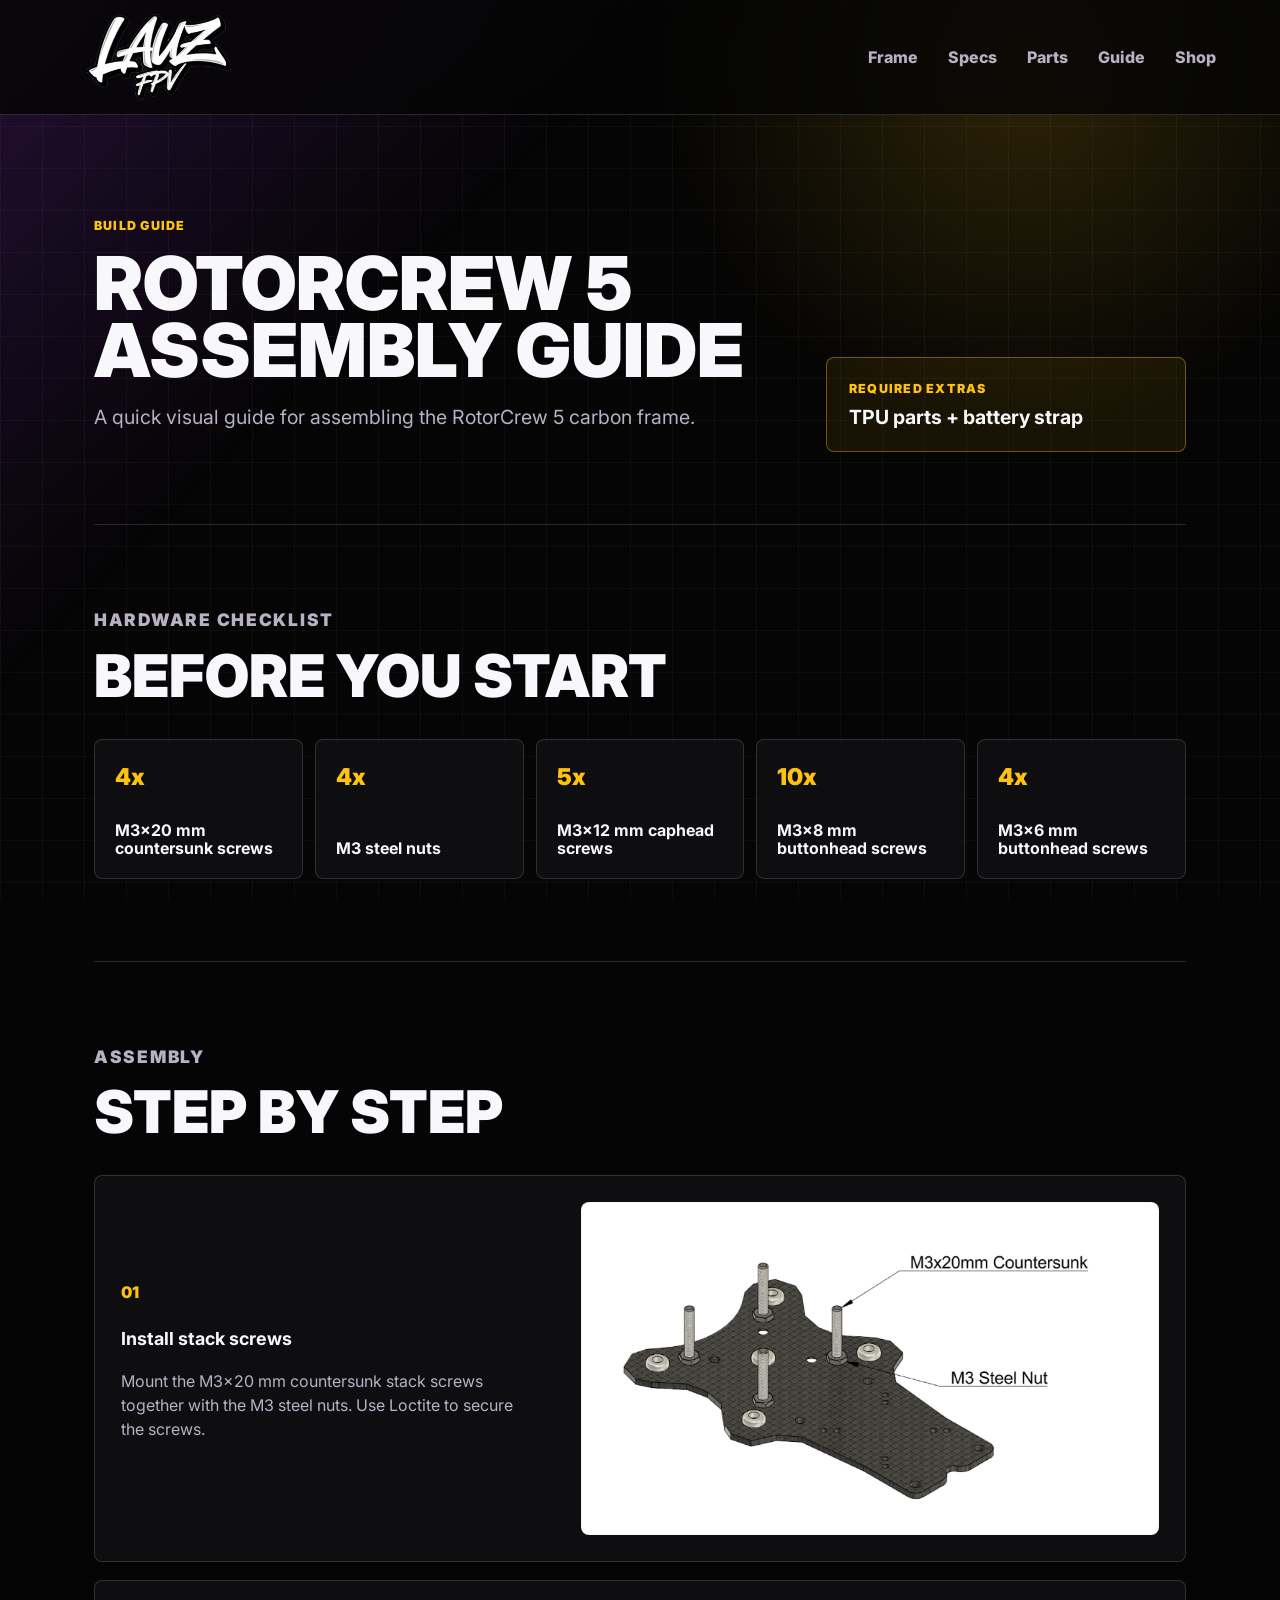
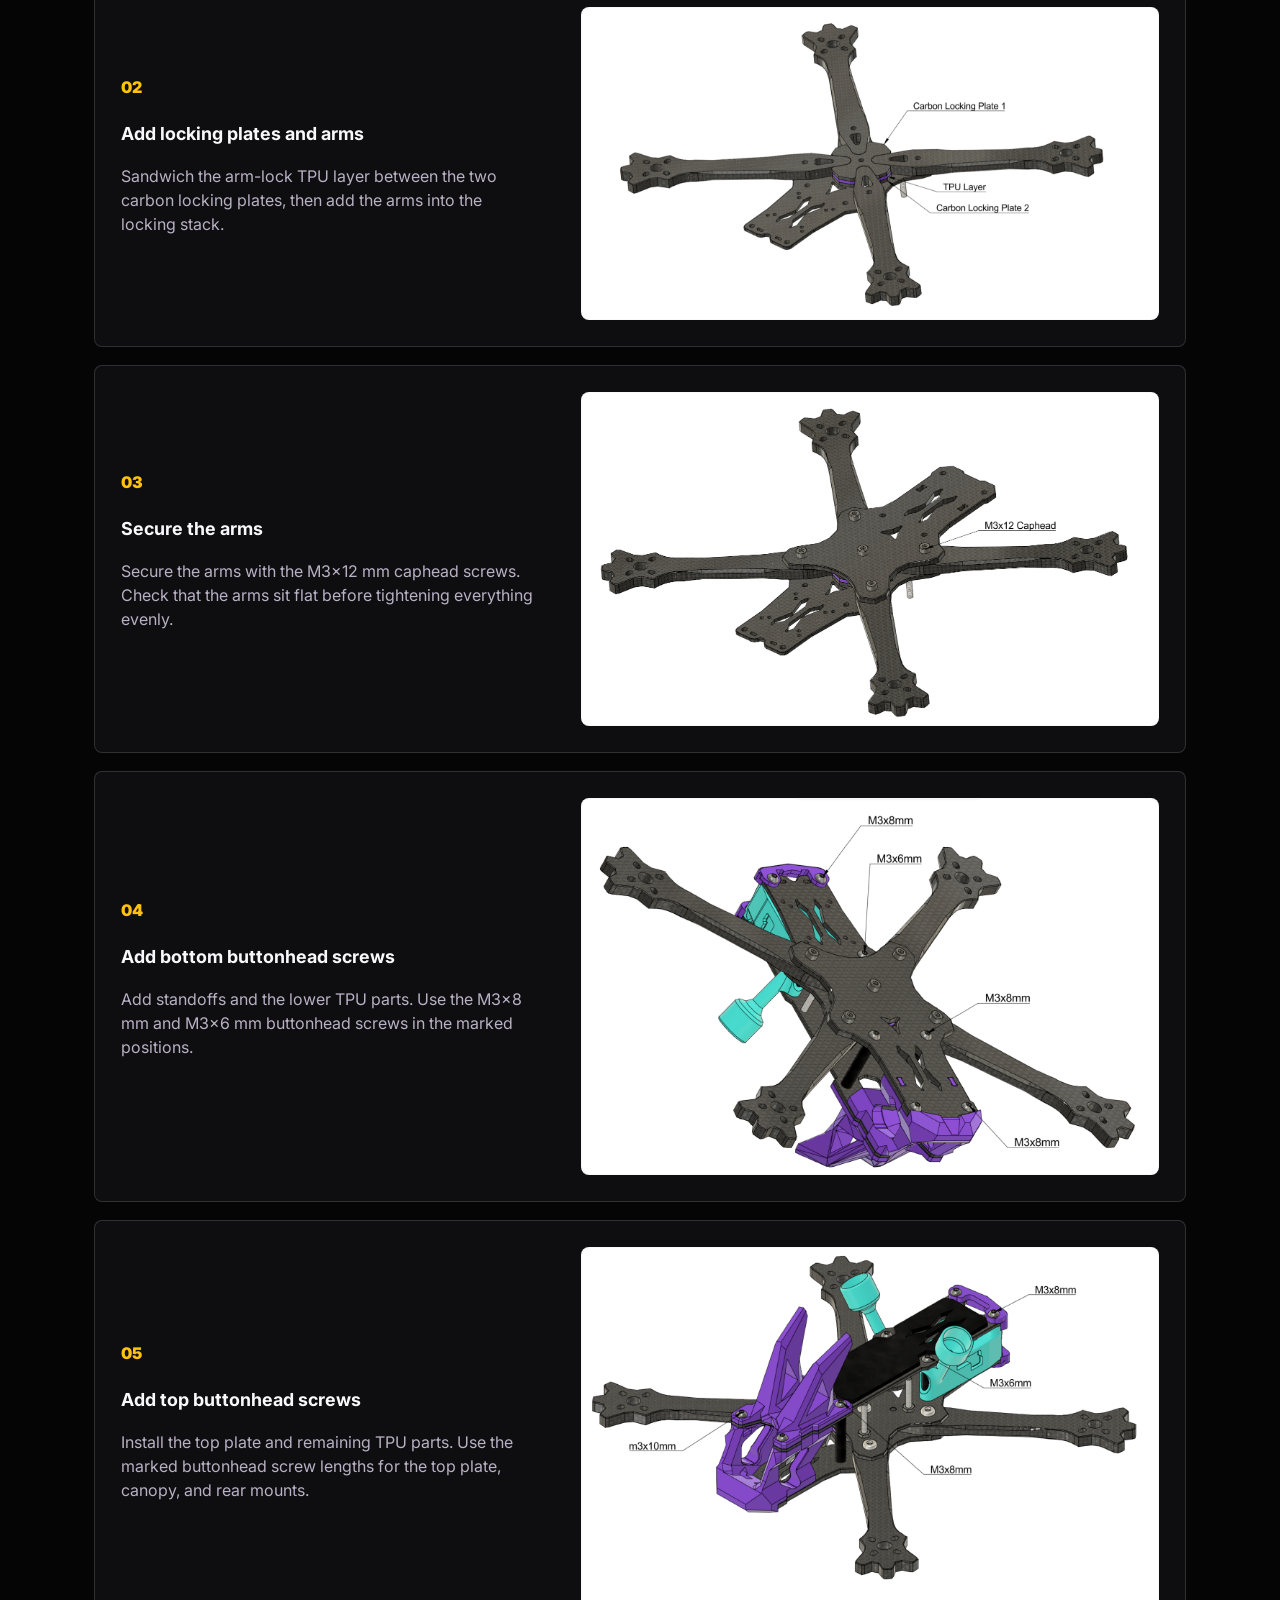
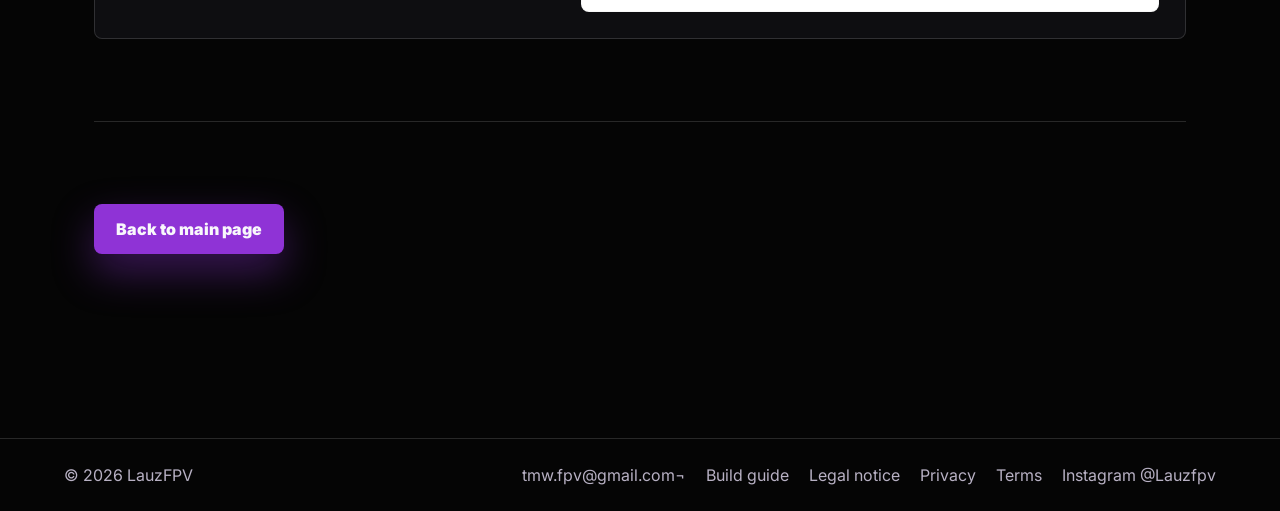
<file: build-guide.html>
<!doctype html>
<html lang="en">
<meta http-equiv="content-type" content="text/html;charset=utf-8" />
<head>
    <meta charset="utf-8">
    <meta name="viewport" content="width=device-width, initial-scale=1">
    <meta
      name="description"
      content="Step-by-step assembly guide for the LauzFPV RotorCrew 5 FPV freestyle frame, including hardware list and screw placement."
    >
    <title>Build Guide | LauzFPV RotorCrew 5</title>
    <link rel="canonical" href="build-guide.html">
    <meta property="og:type" content="article">
    <meta property="og:site_name" content="LauzFPV">
    <meta property="og:title" content="RotorCrew 5 Build Guide">
    <meta
      property="og:description"
      content="Step-by-step assembly guide for the LauzFPV RotorCrew 5 FPV freestyle frame."
    >
    <meta property="og:url" content="build-guide.html">
    <meta property="og:image" content="assets/social/opengraph-lauzfpv.png">
    <meta name="twitter:card" content="summary_large_image">
    <meta name="twitter:title" content="RotorCrew 5 Build Guide">
    <meta
      name="twitter:description"
      content="Step-by-step assembly guide for the LauzFPV RotorCrew 5 freestyle frame."
    >
    <meta name="twitter:image" content="assets/social/opengraph-lauzfpv.png">
    <link rel="icon" type="image/png" href="assets/favicon.png">
    <link rel="icon" type="image/png" sizes="32x32" href="assets/favicons/favicon-32.png">
    <link rel="icon" type="image/png" sizes="512x512" href="assets/favicons/favicon-512.png">
    <link rel="apple-touch-icon" sizes="180x180" href="assets/favicons/apple-touch-icon.png">
    <link rel="preconnect" href="https://fonts.googleapis.com/">
    <link rel="preconnect" href="https://fonts.gstatic.com/" crossorigin>
    <link
      href="https://fonts.googleapis.com/css2?family=Inter:wght@400;600;700;800;900&amp;display=swap"
      rel="stylesheet"
    >
    <link rel="stylesheet" href="styles7bae.css?v=20260806-credit">
    <script type="application/ld+json">
      {
        "@context": "https://schema.org",
        "@type": "Article",
        "headline": "RotorCrew 5 Assembly Guide",
        "description": "Step-by-step assembly guide for the LauzFPV RotorCrew 5 FPV freestyle frame.",
        "image": "assets/build-guide/step-5-top-buttonhead.png",
        "author": {
          "@type": "Person",
          "name": "Lorent DEN"
        },
        "publisher": {
          "@type": "Organization",
          "name": "LauzFPV",
          "logo": {
            "@type": "ImageObject",
            "url": "assets/brand/wordmark-transparent.png"
          }
        },
        "mainEntityOfPage": "build-guide.html"
      }
    </script>
  </head>
  <body>
    <header class="site-header">
      <a class="brand" href="index.html" aria-label="LauzFPV home">
        <img src="assets/brand/wordmark-transparent.png" alt="LauzFPV">
      </a>
      <nav class="nav" aria-label="Main navigation">
        <a href="index.html#frame">Frame</a>
        <a href="index.html#specs">Specs</a>
        <a href="index.html#parts">Parts</a>
        <a href="build-guide.html">Guide</a>
        <a href="index.html#checkout">Shop</a>
      </nav>
    </header>

    <main>
      <section class="guide-page">
        <div class="guide-hero">
          <div>
            <p class="eyebrow">Build guide</p>
            <h1>RotorCrew 5 assembly guide</h1>
            <p>
              A quick visual guide for assembling the RotorCrew 5 carbon frame.
            </p>
          </div>
          <div class="guide-callout">
            <span>Required extras</span>
            <strong>TPU parts + battery strap</strong>
          </div>
        </div>

        <section class="guide-section">
          <div class="section-heading">
            <p class="eyebrow">Hardware checklist</p>
            <h2>Before you start</h2>
          </div>
          <div class="hardware-grid">
            <div>
              <span>4x</span>
              <strong>M3x20 mm countersunk screws</strong>
            </div>
            <div>
              <span>4x</span>
              <strong>M3 steel nuts</strong>
            </div>
            <div>
              <span>5x</span>
              <strong>M3x12 mm caphead screws</strong>
            </div>
            <div>
              <span>10x</span>
              <strong>M3x8 mm buttonhead screws</strong>
            </div>
            <div>
              <span>4x</span>
              <strong>M3x6 mm buttonhead screws</strong>
            </div>
          </div>
        </section>

        <section class="guide-section">
          <div class="section-heading">
            <p class="eyebrow">Assembly</p>
            <h2>Step by step</h2>
          </div>
          <div class="guide-steps">
            <article class="build-step">
              <div class="step-copy">
                <span>01</span>
                <h3>Install stack screws</h3>
                <p>
                  Mount the M3x20 mm countersunk stack screws together with the
                  M3 steel nuts. Use Loctite to secure the screws.
                </p>
              </div>
              <img
                src="assets/build-guide/step-1-install-stack-screws.png"
                alt="Step 1: M3x20 countersunk stack screws and M3 steel nuts installed in the RotorCrew 5 bottom plate"
              >
            </article>

            <article class="build-step">
              <div class="step-copy">
                <span>02</span>
                <h3>Add locking plates and arms</h3>
                <p>
                  Sandwich the arm-lock TPU layer between the two carbon locking
                  plates, then add the arms into the locking stack.
                </p>
              </div>
              <img
                src="assets/build-guide/step-2-locking-plates-tpu-arms.png"
                alt="Step 2: Arms installed with carbon locking plates and TPU layer"
              >
            </article>

            <article class="build-step">
              <div class="step-copy">
                <span>03</span>
                <h3>Secure the arms</h3>
                <p>
                  Secure the arms with the M3x12 mm caphead screws. Check that
                  the arms sit flat before tightening everything evenly.
                </p>
              </div>
              <img
                src="assets/build-guide/step-3-m3x12-caphead.png"
                alt="Step 3: M3x12 caphead screws securing the RotorCrew 5 arms"
              >
            </article>

            <article class="build-step">
              <div class="step-copy">
                <span>04</span>
                <h3>Add bottom buttonhead screws</h3>
                <p>
                  Add standoffs and the lower TPU parts. Use the M3x8 mm and
                  M3x6 mm buttonhead screws in the marked positions.
                </p>
              </div>
              <img
                src="assets/build-guide/step-4-bottom-buttonhead.png"
                alt="Step 4: Bottom-side M3x8 and M3x6 buttonhead screw positions"
              >
            </article>

            <article class="build-step">
              <div class="step-copy">
                <span>05</span>
                <h3>Add top buttonhead screws</h3>
                <p>
                  Install the top plate and remaining TPU parts. Use the marked
                  buttonhead screw lengths for the top plate, canopy, and rear
                  mounts.
                </p>
              </div>
              <img
                src="assets/build-guide/step-5-top-buttonhead.png"
                alt="Step 5: Final RotorCrew 5 top plate, canopy, and rear TPU screw positions"
              >
            </article>
          </div>
        </section>

        <section class="guide-section guide-warning">
          <a class="button primary" href="index.html">Back to main page</a>
        </section>
      </section>
    </main>

    <footer class="site-footer">
      <span>&copy; 2026 LauzFPV</span>
      <div class="footer-links">
        <a href="cdn-cgi/l/email-protection.html#285c455f064e585e684f45494144064b47456"><span class="__cf_email__" data-cfemail="add9c0da83cbdddbedcac0ccc4c183cec2c01">[email&#160;protected]</span></a>
        <a href="build-guide.html">Build guide</a>
        <a href="impressum.html">Legal notice</a>
        <a href="privacy.html">Privacy</a>
        <a href="terms.html">Terms</a>
        <a href="https://www.instagram.com/Lauzfpv" rel="noopener">Instagram @Lauzfpv</a>
      </div>
    </footer>
  <script data-cfasync="false" src="cdn-cgi/scripts/5c5dd728/cloudflare-static/email-decode.min.js"></script></body>
</html>
</file>
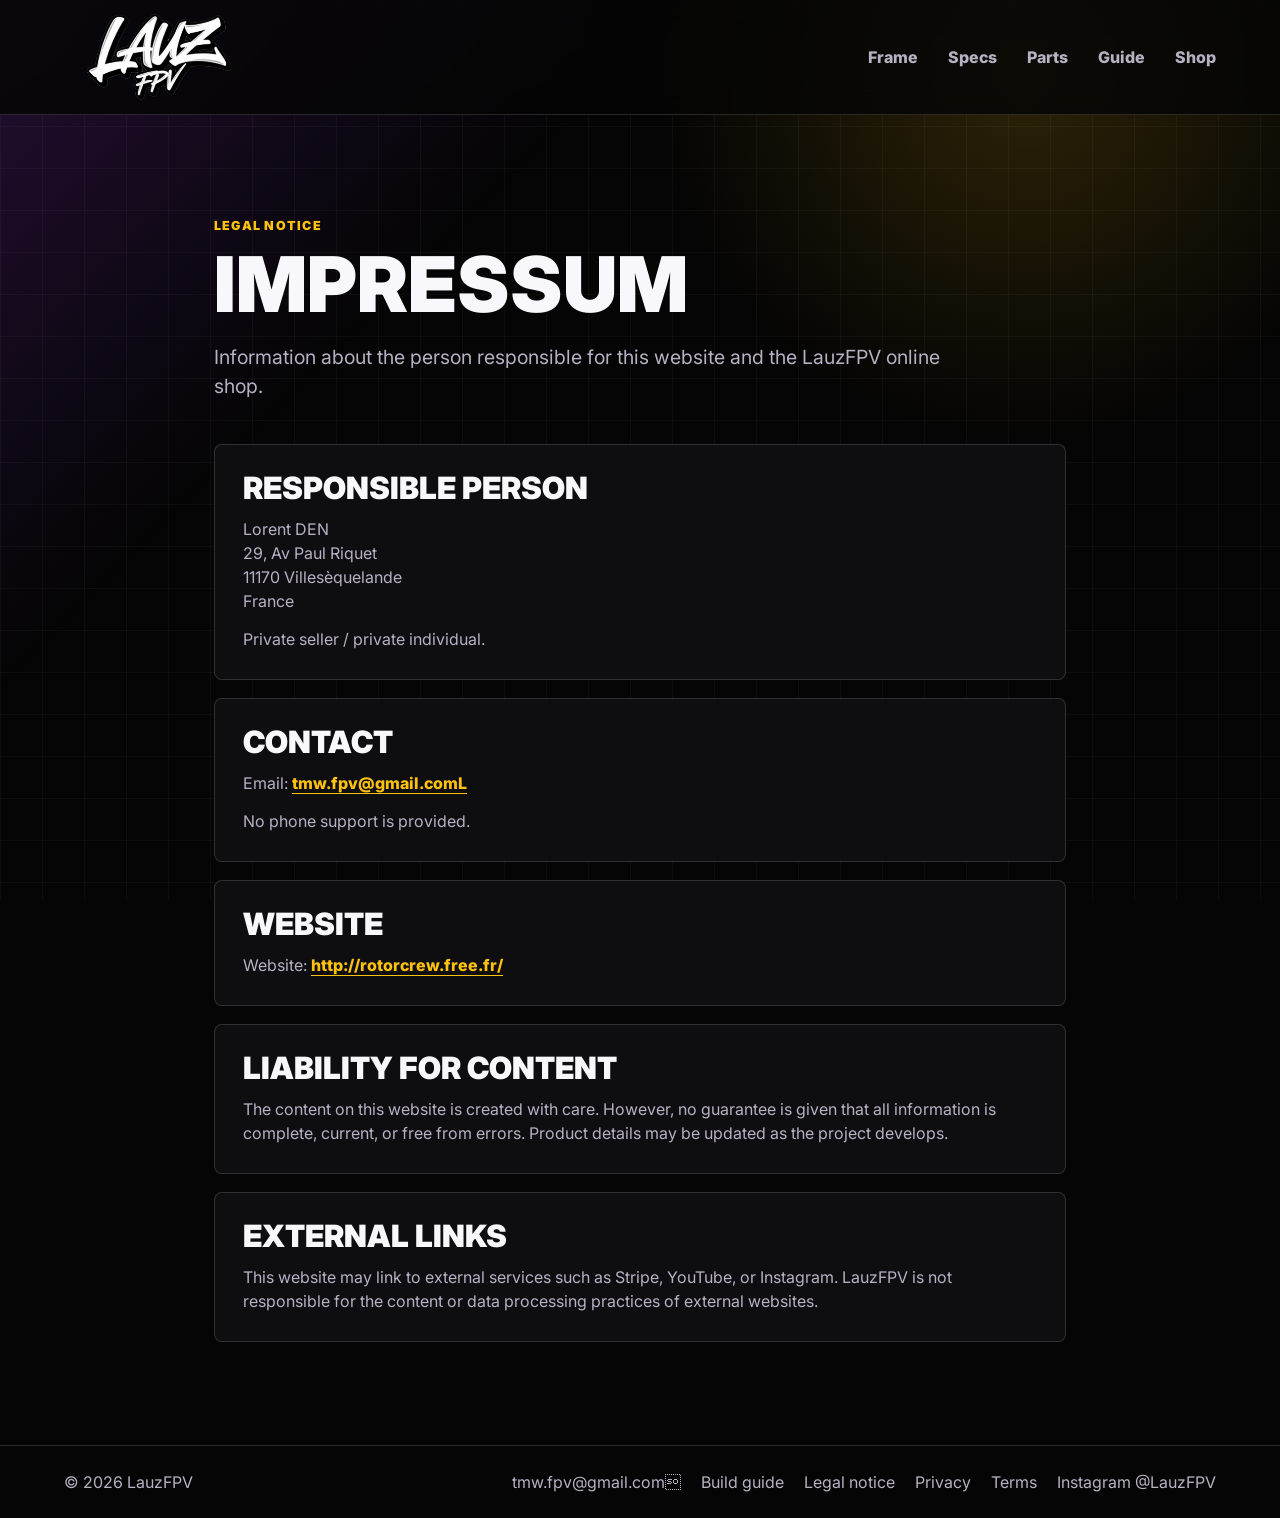
<file: impressum.html>
<!doctype html>
<html lang="en">
<meta http-equiv="content-type" content="text/html;charset=utf-8" />
<head>
    <meta charset="utf-8">
    <meta name="viewport" content="width=device-width, initial-scale=1">
    <meta
      name="description"
      content="Legal notice and contact information for LauzFPV."
    >
    <title>Legal Notice | LauzFPV</title>
    <link rel="canonical" href="impressum.html">
    <link rel="icon" type="image/png" href="assets/favicon.png">
    <link rel="icon" type="image/png" sizes="32x32" href="assets/favicons/favicon-32.png">
    <link rel="icon" type="image/png" sizes="512x512" href="assets/favicons/favicon-512.png">
    <link rel="apple-touch-icon" sizes="180x180" href="assets/favicons/apple-touch-icon.png">
    <link rel="preconnect" href="https://fonts.googleapis.com/">
    <link rel="preconnect" href="https://fonts.gstatic.com/" crossorigin>
    <link
      href="https://fonts.googleapis.com/css2?family=Inter:wght@400;600;700;800;900&amp;display=swap"
      rel="stylesheet"
    >
    <link rel="stylesheet" href="styles7bae.css?v=20260806-credit">
  </head>
  <body>
    <header class="site-header">
      <a class="brand" href="index.html" aria-label="LauzFPV home">
        <img src="assets/brand/wordmark-transparent.png" alt="LauzFPV">
      </a>
      <nav class="nav" aria-label="Main navigation">
        <a href="index.html#frame">Frame</a>
        <a href="index.html#specs">Specs</a>
        <a href="index.html#parts">Parts</a>
        <a href="build-guide.html">Guide</a>
        <a href="index.html#checkout">Shop</a>
      </nav>
    </header>

    <main>
      <section class="legal-page">
        <p class="eyebrow">Legal notice</p>
        <h1>Impressum</h1>
        <p class="legal-intro">
          Information about the person responsible for this website and the
          LauzFPV online shop.
        </p>

        <div class="legal-content">
          <section>
            <h2>Responsible person</h2>
            <p>
              Lorent DEN<br>
              29, Av Paul Riquet<br>
              11170 Villesèquelande<br>
              France
            </p>
            <p>Private seller / private individual.</p>
          </section>

          <section>
            <h2>Contact</h2>
            <p>
              Email:
              <a href="cdn-cgi/l/email-protection.html#6e1a031940081e182e09030f0702400d01034"><span class="__cf_email__" data-cfemail="4f3b223861293f390f28222e2623612c20223">[email&#160;protected]</span></a>
            </p>
            <p>No phone support is provided.</p>
          </section>

          <section>
            <h2>Website</h2>
            <p>
              Website:
              <a href="index.html">http://rotorcrew.free.fr/</a>
            </p>
          </section>

          <section>
            <h2>Liability for content</h2>
            <p>
              The content on this website is created with care. However, no
              guarantee is given that all information is complete, current, or
              free from errors. Product details may be updated as the project
              develops.
            </p>
          </section>

          <section>
            <h2>External links</h2>
            <p>
              This website may link to external services such as Stripe,
              YouTube, or Instagram. LauzFPV is not responsible for the content
              or data processing practices of external websites.
            </p>
          </section>
        </div>
      </section>
    </main>

    <footer class="site-footer">
      <span>&copy; 2026 LauzFPV</span>
      <div class="footer-links">
        <a href="cdn-cgi/l/email-protection.html#63170e144d05131523040e020a0f4d000c0ef"><span class="__cf_email__" data-cfemail="087c657f266e787e486f65696164266b67656">[email&#160;protected]</span></a>
        <a href="build-guide.html">Build guide</a>
        <a href="impressum.html">Legal notice</a>
        <a href="privacy.html">Privacy</a>
        <a href="terms.html">Terms</a>
        <a href="https://www.instagram.com/LauzFPV" rel="noopener">Instagram @LauzFPV</a>
      </div>
    </footer>
  <script data-cfasync="false" src="cdn-cgi/scripts/5c5dd728/cloudflare-static/email-decode.min.js"></script></body>
</html>
</file>
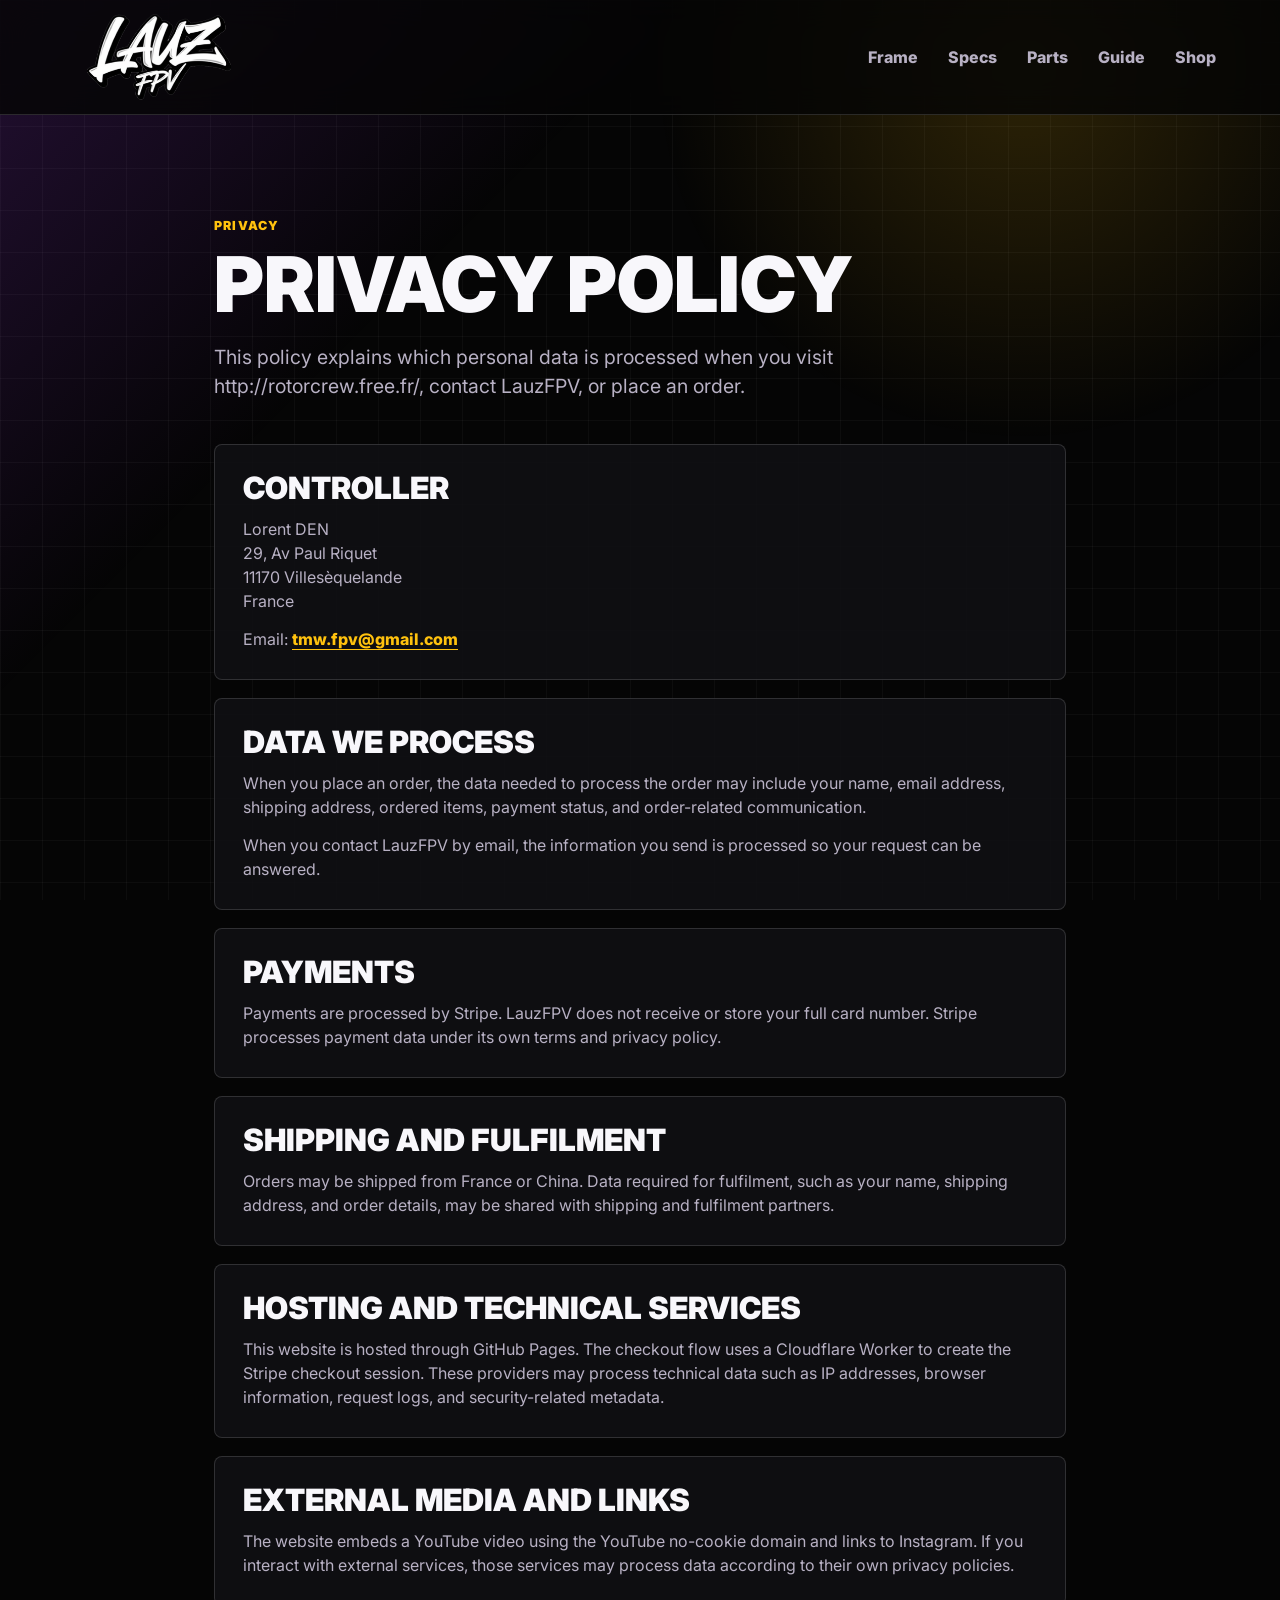
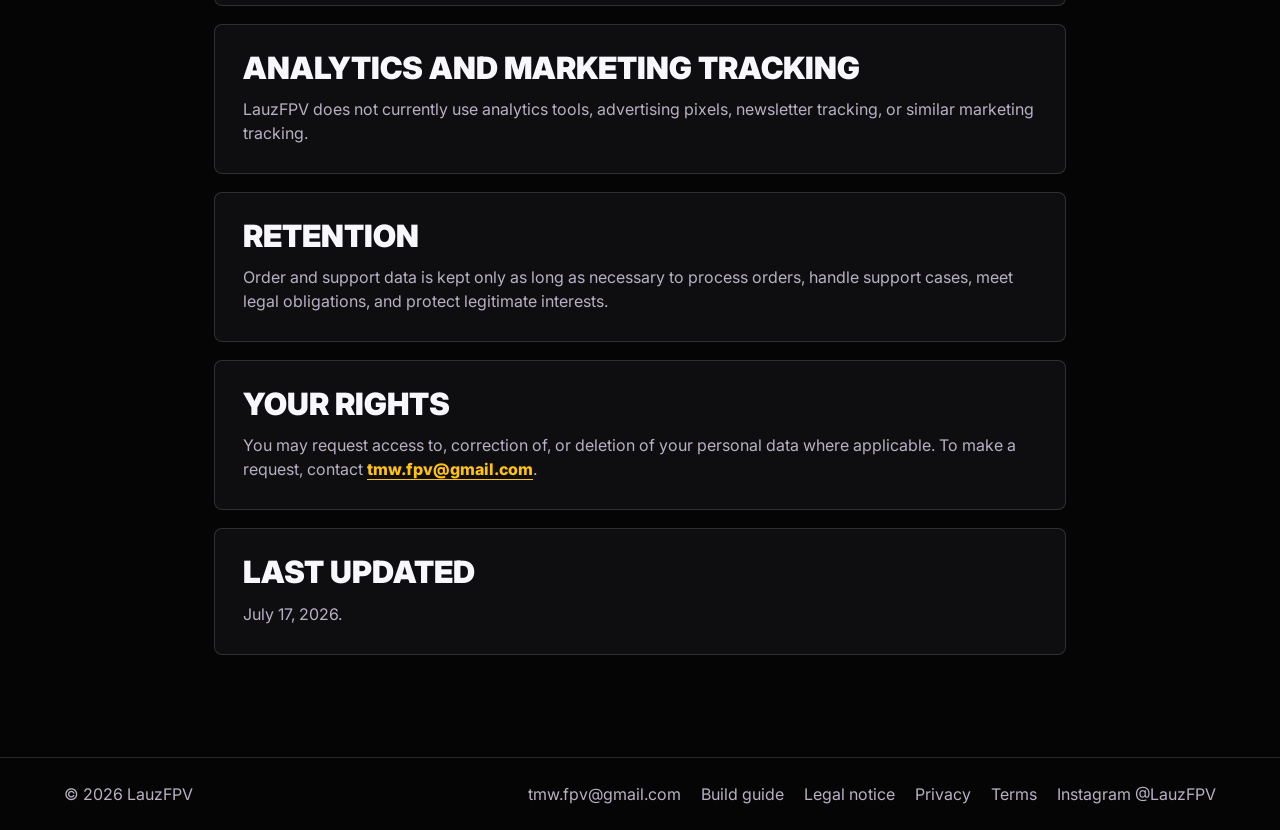
<file: privacy.html>
<!doctype html>
<html lang="en">
<meta http-equiv="content-type" content="text/html;charset=utf-8" />
<head>
    <meta charset="utf-8">
    <meta name="viewport" content="width=device-width, initial-scale=1">
    <meta
      name="description"
      content="Privacy policy for the LauzFPV website and online shop."
    >
    <title>Privacy Policy | LauzFPV</title>
    <link rel="canonical" href="privacy.html">
    <link rel="icon" type="image/png" href="assets/favicon.png">
    <link rel="icon" type="image/png" sizes="32x32" href="assets/favicons/favicon-32.png">
    <link rel="icon" type="image/png" sizes="512x512" href="assets/favicons/favicon-512.png">
    <link rel="apple-touch-icon" sizes="180x180" href="assets/favicons/apple-touch-icon.png">
    <link rel="preconnect" href="https://fonts.googleapis.com/">
    <link rel="preconnect" href="https://fonts.gstatic.com/" crossorigin>
    <link
      href="https://fonts.googleapis.com/css2?family=Inter:wght@400;600;700;800;900&amp;display=swap"
      rel="stylesheet"
    >
    <link rel="stylesheet" href="styles7bae.css?v=20260806-credit">
  </head>
  <body>
    <header class="site-header">
      <a class="brand" href="index.html" aria-label="LauzFPV home">
        <img src="assets/brand/wordmark-transparent.png" alt="Yeetlab">
      </a>
      <nav class="nav" aria-label="Main navigation">
        <a href="index.html#frame">Frame</a>
        <a href="index.html#specs">Specs</a>
        <a href="index.html#parts">Parts</a>
        <a href="build-guide.html">Guide</a>
        <a href="index.html#checkout">Shop</a>
      </nav>
    </header>

    <main>
      <section class="legal-page">
        <p class="eyebrow">Privacy</p>
        <h1>Privacy policy</h1>
        <p class="legal-intro">
          This policy explains which personal data is processed when you visit
          http://rotorcrew.free.fr/, contact LauzFPV, or place an order.
        </p>

        <div class="legal-content">
          <section>
            <h2>Controller</h2>
            <p>
              Lorent DEN<br>
              29, Av Paul Riquet<br>
              11170 Villesèquelande<br>
              France
            </p>
            <p>
              Email:
              <a href="cdn-cgi/l/email-protection.html#dbafb6acf5bdabad9bbcb6bab2b7f5b8b4b6"><span class="__cf_email__" data-cfemail="51253c267f37212711363c30383d7f323e3c">[email&#160;protected]</span></a>
            </p>
          </section>

          <section>
            <h2>Data we process</h2>
            <p>
              When you place an order, the data needed to process the order may
              include your name, email address, shipping address, ordered items,
              payment status, and order-related communication.
            </p>
            <p>
              When you contact LauzFPV by email, the information you send is
              processed so your request can be answered.
            </p>
          </section>

          <section>
            <h2>Payments</h2>
            <p>
              Payments are processed by Stripe. LauzFPV does not receive or
              store your full card number. Stripe processes payment data under
              its own terms and privacy policy.
            </p>
          </section>

          <section>
            <h2>Shipping and fulfilment</h2>
            <p>
              Orders may be shipped from France or China. Data required for
              fulfilment, such as your name, shipping address, and order
              details, may be shared with shipping and fulfilment partners.
            </p>
          </section>

          <section>
            <h2>Hosting and technical services</h2>
            <p>
              This website is hosted through GitHub Pages. The checkout flow
              uses a Cloudflare Worker to create the Stripe checkout session.
              These providers may process technical data such as IP addresses,
              browser information, request logs, and security-related metadata.
            </p>
          </section>

          <section>
            <h2>External media and links</h2>
            <p>
              The website embeds a YouTube video using the YouTube no-cookie
              domain and links to Instagram. If you interact with external
              services, those services may process data according to their own
              privacy policies.
            </p>
          </section>

          <section>
            <h2>Analytics and marketing tracking</h2>
            <p>
              LauzFPV does not currently use analytics tools, advertising
              pixels, newsletter tracking, or similar marketing tracking.
            </p>
          </section>

          <section>
            <h2>Retention</h2>
            <p>
              Order and support data is kept only as long as necessary to
              process orders, handle support cases, meet legal obligations, and
              protect legitimate interests.
            </p>
          </section>

          <section>
            <h2>Your rights</h2>
            <p>
              You may request access to, correction of, or deletion of your
              personal data where applicable. To make a request, contact
              <a href="cdn-cgi/l/email-protection.html#36425b411850464076515b575f5a1855595b"><span class="__cf_email__" data-cfemail="b9cdd4ce97dfc9cff9ded4d8d0d597dad6d4">[email&#160;protected]</span></a>.
            </p>
          </section>

          <section>
            <h2>Last updated</h2>
            <p>July 17, 2026.</p>
          </section>
        </div>
      </section>
    </main>

    <footer class="site-footer">
      <span>&copy; 2026 LauzFPV</span>
      <div class="footer-links">
        <a href="cdn-cgi/l/email-protection.html#d4a0b9a3fab2a4a294b3b9b5bdb8fab7bbb9"><span class="__cf_email__" data-cfemail="4d39203a632b3d3b0d2a202c2421632e2220">[email&#160;protected]</span></a>
        <a href="build-guide.html">Build guide</a>
        <a href="impressum.html">Legal notice</a>
        <a href="privacy.html">Privacy</a>
        <a href="terms.html">Terms</a>
        <a href="https://www.instagram.com/LauzFPV" rel="noopener">Instagram @LauzFPV</a>
      </div>
    </footer>
  <script data-cfasync="false" src="cdn-cgi/scripts/5c5dd728/cloudflare-static/email-decode.min.js"></script></body>
</html>
</file>
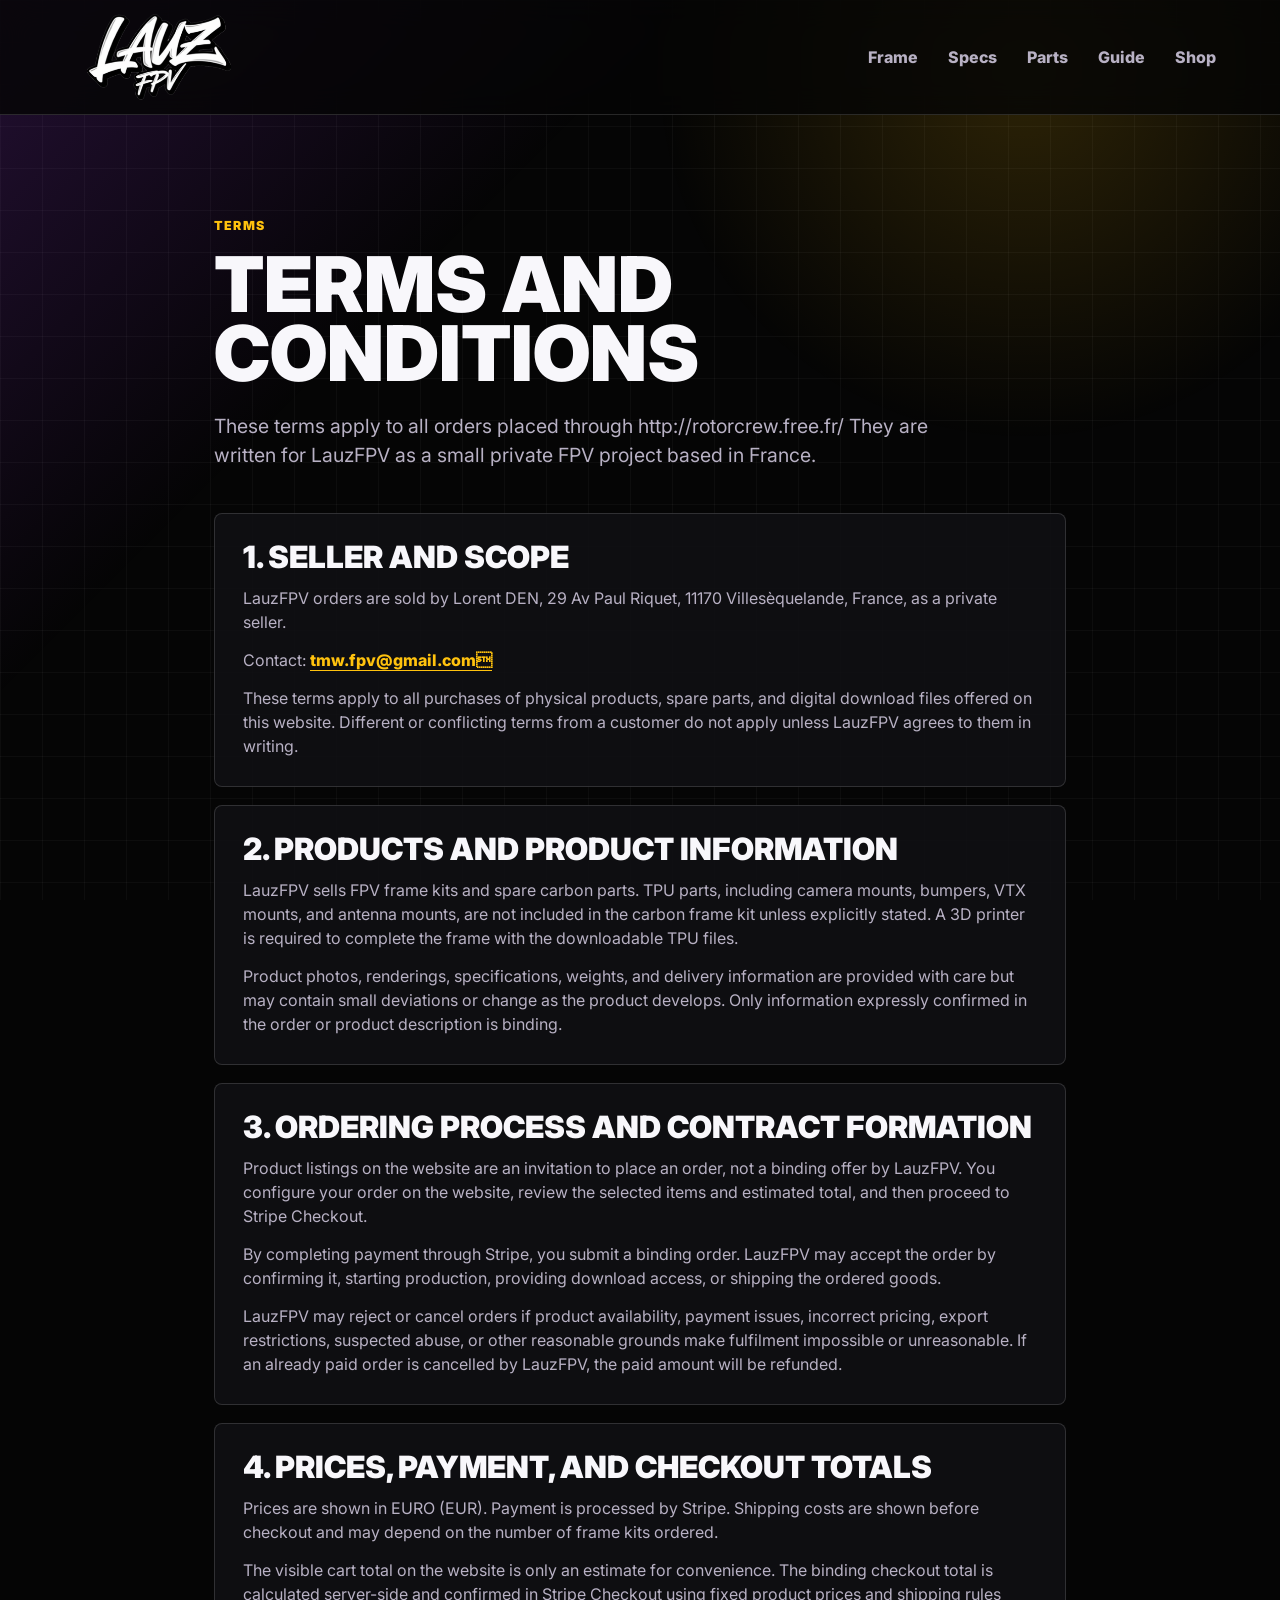
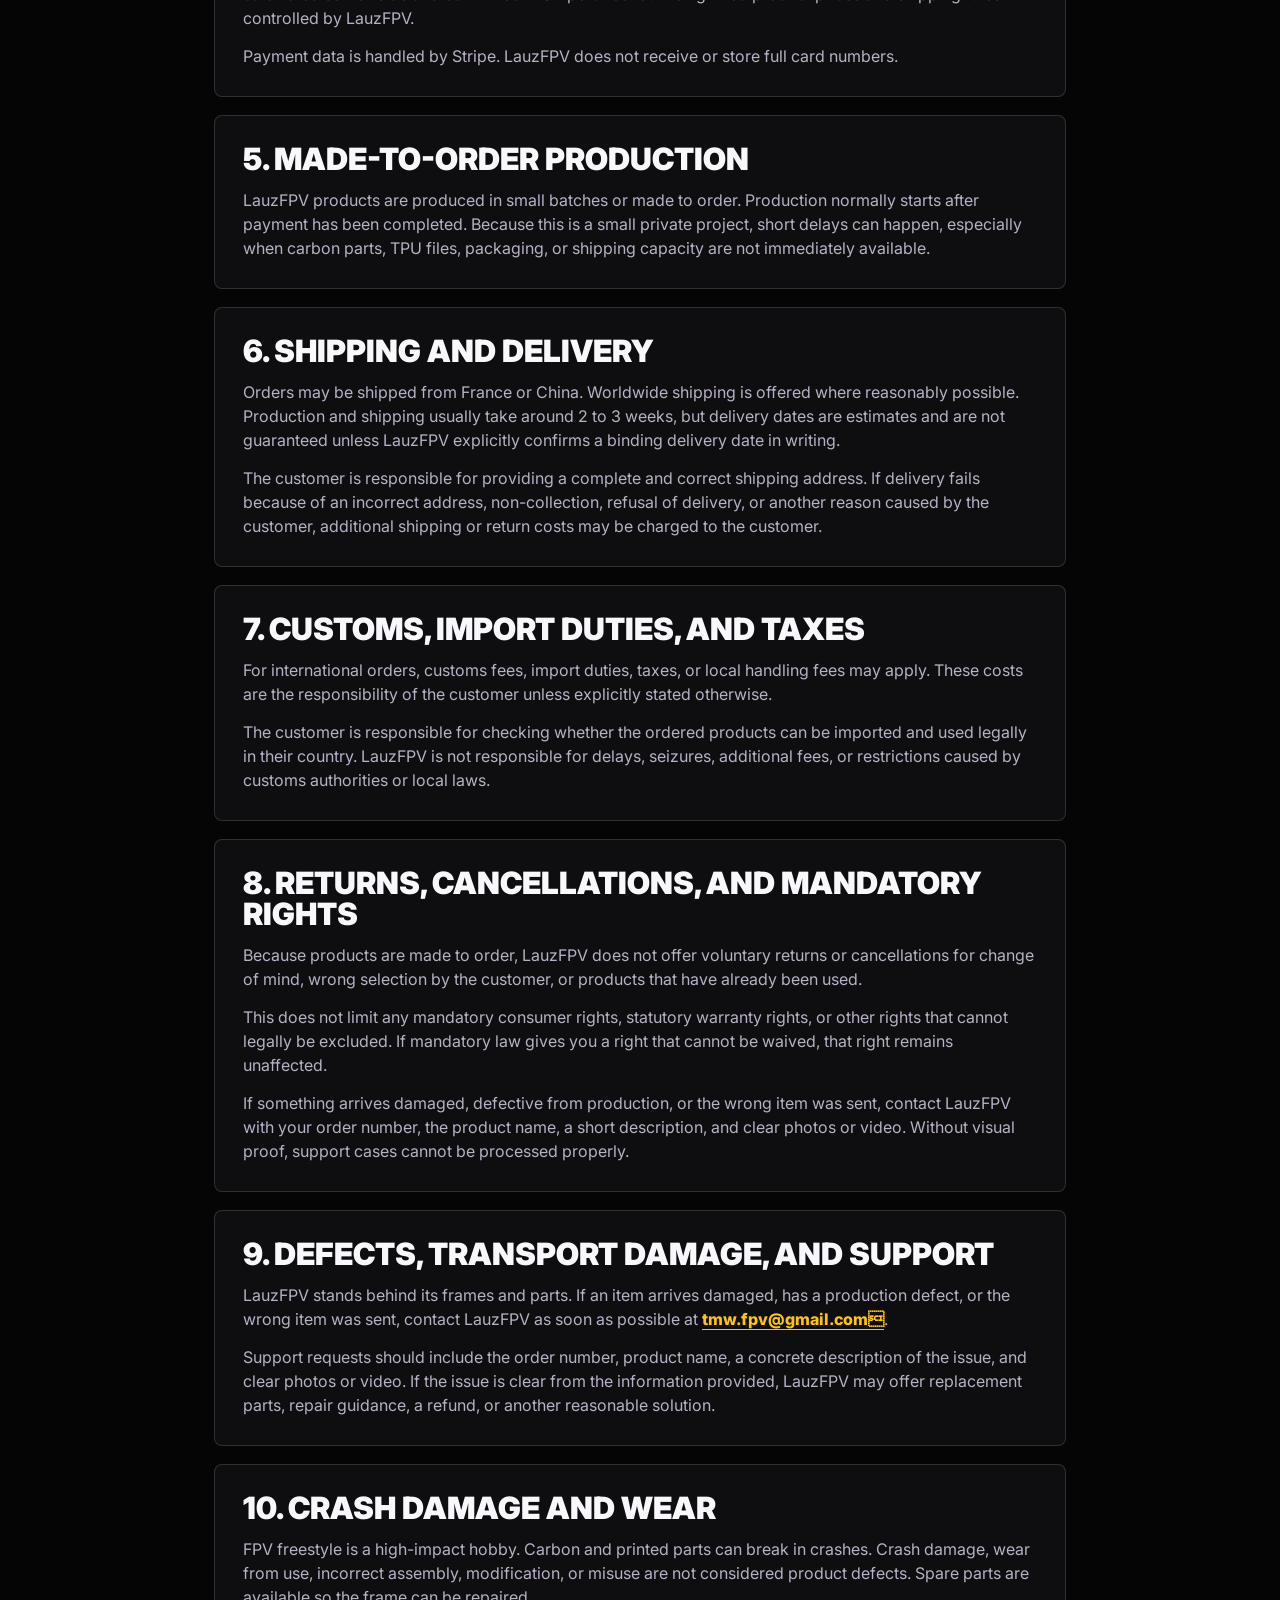
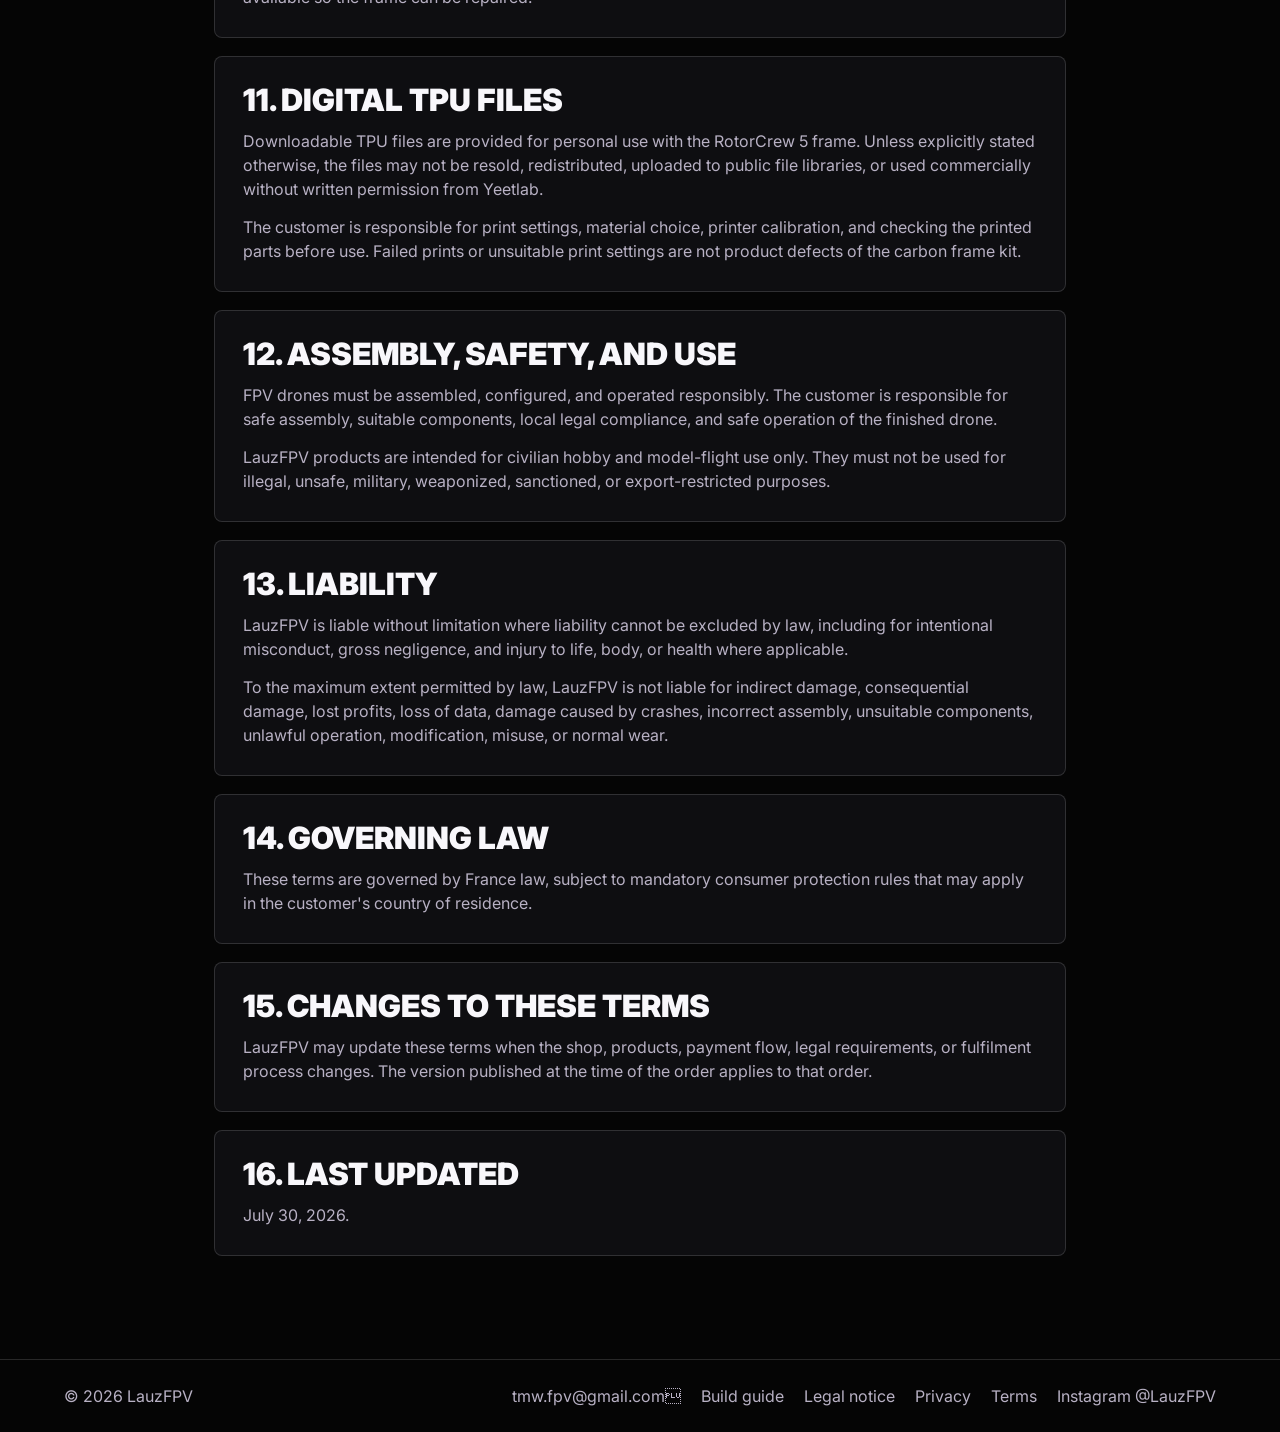
<file: terms.html>
<!doctype html>
<html lang="en">
  
<meta http-equiv="content-type" content="text/html;charset=utf-8" />
<head>
    <meta charset="utf-8">
    <meta name="viewport" content="width=device-width, initial-scale=1">
    <meta
      name="description"
      content="Terms and conditions for LauzFPV RotorCrew 5 orders."
    >
    <title>Terms and Conditions | LauzFPV</title>
    <link rel="canonical" href="terms.html">
    <link rel="icon" type="image/png" href="assets/favicon.png">
    <link rel="icon" type="image/png" sizes="32x32" href="assets/favicons/favicon-32.png">
    <link rel="icon" type="image/png" sizes="512x512" href="assets/favicons/favicon-512.png">
    <link rel="apple-touch-icon" sizes="180x180" href="assets/favicons/apple-touch-icon.png">
    <link rel="preconnect" href="https://fonts.googleapis.com/">
    <link rel="preconnect" href="https://fonts.gstatic.com/" crossorigin>
    <link
      href="https://fonts.googleapis.com/css2?family=Inter:wght@400;600;700;800;900&amp;display=swap"
      rel="stylesheet"
    >
    <link rel="stylesheet" href="styles7bae.css?v=20260806-credit">
  </head>
  <body>
    <header class="site-header">
      <a class="brand" href="index.html" aria-label="LauzFPV home">
        <img src="assets/brand/wordmark-transparent.png" alt="LauzFPV">
      </a>
      <nav class="nav" aria-label="Main navigation">
        <a href="index.html#frame">Frame</a>
        <a href="index.html#specs">Specs</a>
        <a href="index.html#parts">Parts</a>
        <a href="build-guide.html">Guide</a>
        <a href="index.html#checkout">Shop</a>
      </nav>
    </header>

    <main>
      <section class="legal-page">
        <p class="eyebrow">Terms</p>
        <h1>Terms and conditions</h1>
        <p class="legal-intro">
          These terms apply to all orders placed through http://rotorcrew.free.fr/ They
          are written for LauzFPV as a small private FPV project based in
          France.
        </p>

        <div class="legal-content">
          <section>
            <h2>1. Seller and scope</h2>
            <p>
              LauzFPV orders are sold by Lorent DEN, 29 Av Paul Riquet,
              11170 Villesèquelande, France, as a private seller.
            </p>
            <p>
              Contact:
              <a href="cdn-cgi/l/email-protection.html#4f3b223861293f390f28222e2623612c20223"><span class="__cf_email__" data-cfemail="02766f752c64727442656f636b6e2c616d6fg">[email&#160;protected]</span></a>
            </p>
            <p>
              These terms apply to all purchases of physical products, spare
              parts, and digital download files offered on this website.
              Different or conflicting terms from a customer do not apply unless
              LauzFPV agrees to them in writing.
            </p>
          </section>

          <section>
            <h2>2. Products and product information</h2>
            <p>
              LauzFPV sells FPV frame kits and spare carbon parts. TPU parts,
              including camera mounts, bumpers, VTX mounts, and antenna mounts,
              are not included in the carbon frame kit unless explicitly stated.
              A 3D printer is required to complete the frame with the
              downloadable TPU files.
            </p>
            <p>
              Product photos, renderings, specifications, weights, and delivery
              information are provided with care but may contain small deviations
              or change as the product develops. Only information expressly
              confirmed in the order or product description is binding.
            </p>
          </section>

          <section>
            <h2>3. Ordering process and contract formation</h2>
            <p>
              Product listings on the website are an invitation to place an
              order, not a binding offer by LauzFPV. You configure your order on
              the website, review the selected items and estimated total, and
              then proceed to Stripe Checkout.
            </p>
            <p>
              By completing payment through Stripe, you submit a binding order.
              LauzFPV may accept the order by confirming it, starting
              production, providing download access, or shipping the ordered
              goods.
            </p>
            <p>
              LauzFPV may reject or cancel orders if product availability,
              payment issues, incorrect pricing, export restrictions, suspected
              abuse, or other reasonable grounds make fulfilment impossible or
              unreasonable. If an already paid order is cancelled by LauzFPV, the
              paid amount will be refunded.
            </p>
          </section>

          <section>
            <h2>4. Prices, payment, and checkout totals</h2>
            <p>
              Prices are shown in EURO (EUR). Payment is processed by
              Stripe. Shipping costs are shown before checkout and may depend on
              the number of frame kits ordered.
            </p>
            <p>
              The visible cart total on the website is only an estimate for
              convenience. The binding checkout total is calculated server-side
              and confirmed in Stripe Checkout using fixed product prices and
              shipping rules controlled by LauzFPV.
            </p>
            <p>
              Payment data is handled by Stripe. LauzFPV does not receive or
              store full card numbers.
            </p>
          </section>

          <section>
            <h2>5. Made-to-order production</h2>
            <p>
              LauzFPV products are produced in small batches or made to order.
              Production normally starts after payment has been completed.
              Because this is a small private project, short delays can happen,
              especially when carbon parts, TPU files, packaging, or shipping
              capacity are not immediately available.
            </p>
          </section>

          <section>
            <h2>6. Shipping and delivery</h2>
            <p>
              Orders may be shipped from France or China. Worldwide
              shipping is offered where reasonably possible. Production and
              shipping usually take around 2 to 3 weeks, but delivery dates are
              estimates and are not guaranteed unless LauzFPV explicitly
              confirms a binding delivery date in writing.
            </p>
            <p>
              The customer is responsible for providing a complete and correct
              shipping address. If delivery fails because of an incorrect
              address, non-collection, refusal of delivery, or another reason
              caused by the customer, additional shipping or return costs may be
              charged to the customer.
            </p>
          </section>

          <section>
            <h2>7. Customs, import duties, and taxes</h2>
            <p>
              For international orders, customs fees, import duties, taxes, or
              local handling fees may apply. These costs are the responsibility
              of the customer unless explicitly stated otherwise.
            </p>
            <p>
              The customer is responsible for checking whether the ordered
              products can be imported and used legally in their country.
              LauzFPV is not responsible for delays, seizures, additional fees,
              or restrictions caused by customs authorities or local laws.
            </p>
          </section>

          <section>
            <h2>8. Returns, cancellations, and mandatory rights</h2>
            <p>
              Because products are made to order, LauzFPV does not offer
              voluntary returns or cancellations for change of mind, wrong
              selection by the customer, or products that have already been used.
            </p>
            <p>
              This does not limit any mandatory consumer rights, statutory
              warranty rights, or other rights that cannot legally be excluded.
              If mandatory law gives you a right that cannot be waived, that
              right remains unaffected.
            </p>
            <p>
              If something arrives damaged, defective from production, or the
              wrong item was sent, contact LauzFPV with your order number, the
              product name, a short description, and clear photos or video.
              Without visual proof, support cases cannot be processed properly.
            </p>
          </section>

          <section>
            <h2>9. Defects, transport damage, and support</h2>
            <p>
              LauzFPV stands behind its frames and parts. If an item arrives
              damaged, has a production defect, or the wrong item was sent,
              contact LauzFPV as soon as possible at
              <a href="cdn-cgi/l/email-protection.html#81f5ecf6afe7f1f7c1e6ece0e8edafe2eeecd"><span class="__cf_email__" data-cfemail="9eeaf3e9b0f8eee8def9f3fff7f2b0fdf1f34">[email&#160;protected]</span></a>.
            </p>
            <p>
              Support requests should include the order number, product name, a
              concrete description of the issue, and clear photos or video. If
              the issue is clear from the information provided, LauzFPV may
              offer replacement parts, repair guidance, a refund, or another
              reasonable solution.
            </p>
          </section>

          <section>
            <h2>10. Crash damage and wear</h2>
            <p>
              FPV freestyle is a high-impact hobby. Carbon and printed parts can
              break in crashes. Crash damage, wear from use, incorrect assembly,
              modification, or misuse are not considered product defects.
              Spare parts are available so the frame can be repaired.
            </p>
          </section>

          <section>
            <h2>11. Digital TPU files</h2>
            <p>
              Downloadable TPU files are provided for personal use with the
              RotorCrew 5 frame. Unless explicitly stated otherwise, the files may
              not be resold, redistributed, uploaded to public file libraries,
              or used commercially without written permission from Yeetlab.
            </p>
            <p>
              The customer is responsible for print settings, material choice,
              printer calibration, and checking the printed parts before use.
              Failed prints or unsuitable print settings are not product defects
              of the carbon frame kit.
            </p>
          </section>

          <section>
            <h2>12. Assembly, safety, and use</h2>
            <p>
              FPV drones must be assembled, configured, and operated responsibly.
              The customer is responsible for safe assembly, suitable components,
              local legal compliance, and safe operation of the finished drone.
            </p>
            <p>
              LauzFPV products are intended for civilian hobby and model-flight
              use only. They must not be used for illegal, unsafe, military,
              weaponized, sanctioned, or export-restricted purposes.
            </p>
          </section>

          <section>
            <h2>13. Liability</h2>
            <p>
              LauzFPV is liable without limitation where liability cannot be
              excluded by law, including for intentional misconduct, gross
              negligence, and injury to life, body, or health where applicable.
            </p>
            <p>
              To the maximum extent permitted by law, LauzFPV is not liable for
              indirect damage, consequential damage, lost profits, loss of data,
              damage caused by crashes, incorrect assembly, unsuitable
              components, unlawful operation, modification, misuse, or normal
              wear.
            </p>
          </section>

          <section>
            <h2>14. Governing law</h2>
            <p>
              These terms are governed by France law, subject to mandatory
              consumer protection rules that may apply in the customer's country
              of residence.
            </p>
          </section>

          <section>
            <h2>15. Changes to these terms</h2>
            <p>
              LauzFPV may update these terms when the shop, products, payment
              flow, legal requirements, or fulfilment process changes. The
              version published at the time of the order applies to that order.
            </p>
          </section>

          <section>
            <h2>16. Last updated</h2>
            <p>July 30, 2026.</p>
          </section>
        </div>
      </section>
    </main>

    <footer class="site-footer">
      <span>&copy; 2026 LauzFPV</span>
      <div class="footer-links">
        <a href="cdn-cgi/l/email-protection.html#c6b2abb1e8a0b6b086a1aba7afaae8a5a9abc"><span class="__cf_email__" data-cfemail="81f5ecf6afe7f1f7c1e6ece0e8edafe2eeecd">[email&#160;protected]</span></a>
        <a href="build-guide.html">Build guide</a>
        <a href="impressum.html">Legal notice</a>
        <a href="privacy.html">Privacy</a>
        <a href="terms.html">Terms</a>
        <a href="https://www.instagram.com/LauzFPV" rel="noopener">Instagram @LauzFPV</a>
      </div>
    </footer>
  <script data-cfasync="false" src="cdn-cgi/scripts/5c5dd728/cloudflare-static/email-decode.min.js"></script></body>
</html>
</file>
<file: styles7bae.css>
:root {
  --bg: #050505;
  --ink: #f8f7fb;
  --muted: #b8b1c4;
  --panel: #111014;
  --panel-strong: #18141f;
  --line: rgba(255, 255, 255, 0.14);
  --purple: #8f33d6;
  --purple-hot: #b14dff;
  --yellow: #ffc20e;
  --concrete: #7c8580;
  --shadow: 0 28px 90px rgba(0, 0, 0, 0.45);
}

* {
  box-sizing: border-box;
}

html {
  scroll-behavior: smooth;
}

body {
  margin: 0;
  background: var(--bg);
  color: var(--ink);
  font-family: Inter, system-ui, -apple-system, BlinkMacSystemFont, "Segoe UI", sans-serif;
  line-height: 1.5;
}

body::before {
  position: fixed;
  inset: 0;
  z-index: -1;
  background:
    linear-gradient(135deg, rgba(143, 51, 214, 0.22), transparent 32%),
    radial-gradient(circle at 80% 8%, rgba(255, 194, 14, 0.16), transparent 28%),
    linear-gradient(rgba(255, 255, 255, 0.035) 1px, transparent 1px),
    linear-gradient(90deg, rgba(255, 255, 255, 0.035) 1px, transparent 1px);
  background-size: auto, auto, 42px 42px, 42px 42px;
  content: "";
}

img {
  display: block;
  max-width: 100%;
}

a {
  color: inherit;
  text-decoration: none;
}

.site-header {
  position: sticky;
  top: 0;
  z-index: 10;
  display: flex;
  align-items: center;
  justify-content: space-between;
  gap: 24px;
  padding: 14px clamp(18px, 5vw, 64px);
  background: rgba(5, 5, 5, 0.82);
  border-bottom: 1px solid var(--line);
  backdrop-filter: blur(16px);
}

.brand img {
  width: clamp(118px, 16vw, 190px);
}

.nav {
  display: flex;
  align-items: center;
  gap: clamp(12px, 2.6vw, 30px);
  color: var(--muted);
  font-weight: 800;
}

.nav a:hover,
.site-footer a:hover,
.text-link:hover {
  color: var(--purple-hot);
}

.hero {
  display: grid;
  grid-template-columns: minmax(0, 0.9fr) minmax(320px, 1.1fr);
  gap: clamp(30px, 5vw, 76px);
  min-height: calc(100svh - 78px);
  align-items: center;
  padding: clamp(44px, 7vw, 92px) clamp(18px, 5vw, 64px);
}

.hero-copy,
.product-band,
.specs-section,
.parts-section,
.checkout-section {
  max-width: 1220px;
  margin: 0 auto;
}

.eyebrow {
  margin: 0 0 14px;
  color: var(--yellow);
  font-size: 0.78rem;
  font-weight: 900;
  letter-spacing: 0.1em;
  text-transform: uppercase;
}

h1,
h2,
h3,
p {
  overflow-wrap: anywhere;
}

h1 {
  max-width: 840px;
  margin: 0;
  font-size: clamp(2.55rem, 5.8vw, 6rem);
  font-weight: 900;
  letter-spacing: 0;
  line-height: 0.9;
  text-transform: uppercase;
}

h2 {
  margin: 0;
  font-size: clamp(2.1rem, 4.6vw, 4.2rem);
  font-weight: 900;
  letter-spacing: 0;
  line-height: 0.98;
  text-transform: uppercase;
}

h3 {
  margin: 0 0 10px;
  font-size: 1.12rem;
}

.hero-copy p:not(.eyebrow),
.section-heading p,
.spec-grid p,
.note-grid p,
.parts-copy p,
.checkout-copy p,
.order-line span,
.addon small,
.site-footer {
  color: var(--muted);
}

.hero-copy p:not(.eyebrow) {
  max-width: 680px;
  margin: 24px 0 0;
  font-size: clamp(1.05rem, 2vw, 1.26rem);
}

.hero-actions {
  display: flex;
  flex-wrap: wrap;
  gap: 12px;
  margin-top: 34px;
}

.button {
  display: inline-flex;
  min-height: 50px;
  align-items: center;
  justify-content: center;
  padding: 0 22px;
  border: 0;
  border-radius: 8px;
  font: inherit;
  font-weight: 900;
  cursor: pointer;
  transition: transform 160ms ease, border-color 160ms ease, background 160ms ease;
}

.button:hover {
  transform: translateY(-2px);
}

.primary,
.checkout {
  background: var(--purple);
  color: var(--ink);
  box-shadow: 0 18px 42px rgba(143, 51, 214, 0.38);
}

.primary:hover,
.checkout:hover {
  background: var(--purple-hot);
}

.ghost {
  border: 1px solid var(--line);
  background: rgba(255, 255, 255, 0.06);
  color: var(--ink);
}

.hero-media {
  position: relative;
  min-height: min(68vw, 680px);
}

.hero-logo {
  position: absolute;
  top: 0;
  right: 0;
  width: min(62%, 420px);
  opacity: 0.5;
}

.hero-product {
  position: absolute;
  right: 0;
  bottom: 0;
  width: min(92%, 760px);
  aspect-ratio: 1.24;
  object-fit: cover;
  border: 1px solid var(--line);
  border-radius: 8px;
  box-shadow: var(--shadow);
}

.product-band,
.specs-section,
.community-section,
.box-section,
.parts-section,
.checkout-section {
  padding: clamp(58px, 8vw, 104px) clamp(18px, 5vw, 64px);
}

.product-band {
  border-top: 1px solid var(--line);
}

.section-heading {
  max-width: 820px;
}

.section-heading p {
  max-width: 760px;
  font-size: 1.08rem;
}

.product-gallery {
  display: grid;
  gap: 16px;
  margin-top: 34px;
}

.gallery-main {
  width: 100%;
  aspect-ratio: 1.6;
  max-height: 660px;
  object-fit: cover;
  border: 1px solid var(--line);
  border-radius: 8px;
}

.gallery-thumbs {
  display: grid;
  grid-template-columns: repeat(auto-fit, minmax(150px, 1fr));
  gap: 12px;
}

.thumb {
  display: block;
  min-height: 96px;
  padding: 0;
  overflow: hidden;
  border: 1px solid var(--line);
  border-radius: 8px;
  background: var(--panel);
  cursor: pointer;
}

.thumb.is-active {
  border-color: var(--purple-hot);
  box-shadow: 0 0 0 2px rgba(177, 77, 255, 0.28);
}

.thumb img {
  width: 100%;
  height: 100%;
  aspect-ratio: 1.75;
  object-fit: cover;
}

.community-section {
  max-width: 1220px;
  margin: 0 auto;
  border-top: 1px solid var(--line);
  border-bottom: 1px solid var(--line);
}

.community-grid {
  column-count: 5;
  column-gap: 14px;
  margin-top: 34px;
}

.community-tile {
  display: block;
  width: 100%;
  margin: 0 0 14px;
  padding: 0;
  overflow: hidden;
  border: 1px solid var(--line);
  border-radius: 8px;
  background: var(--panel);
  break-inside: avoid;
  cursor: pointer;
}

.community-tile:hover {
  border-color: var(--purple-hot);
}

.community-tile img {
  width: 100%;
  height: auto;
  object-fit: cover;
  transition: transform 180ms ease;
}

.community-tile:hover img {
  transform: scale(1.04);
}

.community-tile.is-extra {
  display: none;
}

.community-section.is-expanded .community-tile.is-extra {
  display: block;
}

.community-load {
  display: flex;
  width: fit-content;
  margin: 18px auto 0;
}

.community-section.is-expanded .community-load {
  display: none;
}

.community-lightbox {
  position: fixed;
  inset: 0;
  z-index: 30;
  display: none;
  align-items: center;
  justify-content: center;
  padding: clamp(18px, 4vw, 48px);
  background: rgba(0, 0, 0, 0.9);
}

.community-lightbox.is-open {
  display: flex;
}

.community-lightbox img {
  max-width: min(100%, 1180px);
  max-height: 86vh;
  object-fit: contain;
  border: 1px solid var(--line);
  border-radius: 8px;
  background: #050505;
}

.lightbox-close,
.lightbox-arrow {
  position: absolute;
  border: 1px solid var(--line);
  border-radius: 8px;
  background: rgba(17, 16, 20, 0.9);
  color: var(--ink);
  font-weight: 900;
  cursor: pointer;
}

.lightbox-close {
  top: 18px;
  right: 18px;
  padding: 10px 14px;
}

.lightbox-arrow {
  top: 50%;
  width: 46px;
  height: 58px;
  font-size: 2.5rem;
  transform: translateY(-50%);
}

.lightbox-prev {
  left: 18px;
}

.lightbox-next {
  right: 18px;
}

.specs-section {
  display: grid;
  grid-template-columns: minmax(0, 0.74fr) minmax(0, 1.26fr);
  gap: clamp(28px, 5vw, 70px);
  border-top: 1px solid var(--line);
  border-bottom: 1px solid var(--line);
}

.spec-grid {
  display: grid;
  grid-template-columns: repeat(2, minmax(0, 1fr));
  gap: 16px;
}

.spec-grid article,
.order-panel,
.next-frame {
  border: 1px solid var(--line);
  border-radius: 8px;
  background: rgba(17, 16, 20, 0.88);
}

.spec-grid article {
  min-height: 220px;
  padding: 24px;
}

.spec-grid span {
  display: inline-block;
  margin-bottom: 26px;
  color: var(--yellow);
  font-weight: 900;
}

.spec-list-section {
  max-width: 1220px;
  margin: 0 auto;
  padding: clamp(58px, 8vw, 104px) clamp(18px, 5vw, 64px);
  border-bottom: 1px solid var(--line);
}

.spec-list {
  display: grid;
  grid-template-columns: repeat(2, minmax(0, 1fr));
  gap: 1px;
  margin: 34px 0 0;
  overflow: hidden;
  border: 1px solid var(--line);
  border-radius: 8px;
  background: var(--line);
}

.spec-list div {
  display: grid;
  grid-template-columns: minmax(120px, 0.44fr) minmax(0, 1fr);
  gap: 18px;
  padding: 18px;
  background: rgba(17, 16, 20, 0.92);
}

.spec-list dt {
  color: var(--yellow);
  font-weight: 900;
}

.spec-list dd {
  margin: 0;
  color: var(--ink);
  font-weight: 700;
}

.video-section {
  max-width: 1220px;
  margin: 0 auto;
  padding: clamp(58px, 8vw, 104px) clamp(18px, 5vw, 64px);
  border-bottom: 1px solid var(--line);
}

.box-section {
  display: grid;
  grid-template-columns: minmax(320px, 1.05fr) minmax(0, 0.95fr);
  gap: clamp(26px, 5vw, 64px);
  align-items: center;
  max-width: 1220px;
  margin: 0 auto;
  border-bottom: 1px solid var(--line);
}

.box-media {
  overflow: hidden;
  border: 1px solid var(--line);
  border-radius: 8px;
  background: var(--panel);
  box-shadow: var(--shadow);
}

.box-media img {
  width: 100%;
  aspect-ratio: 1.35;
  object-fit: cover;
}

.box-content {
  display: grid;
  gap: 24px;
}

.box-lists {
  display: grid;
  grid-template-columns: repeat(2, minmax(0, 1fr));
  gap: 14px;
}

.box-lists div {
  padding: 22px;
  border: 1px solid var(--line);
  border-radius: 8px;
  background: rgba(17, 16, 20, 0.88);
}

.box-lists ul {
  display: grid;
  gap: 10px;
  margin: 16px 0 0;
  padding-left: 18px;
  color: var(--muted);
}

.box-lists li::marker {
  color: var(--yellow);
}

.video-embed {
  position: relative;
  margin-top: 34px;
  overflow: hidden;
  aspect-ratio: 16 / 9;
  border: 1px solid var(--line);
  border-radius: 8px;
  background: var(--panel);
  box-shadow: var(--shadow);
}

.video-embed iframe {
  position: absolute;
  inset: 0;
  width: 100%;
  height: 100%;
  border: 0;
}

.parts-section {
  display: grid;
  grid-template-columns: minmax(0, 0.92fr) minmax(280px, 0.72fr);
  gap: clamp(24px, 5vw, 64px);
  align-items: center;
}

.parts-visual {
  overflow: hidden;
  padding: clamp(16px, 3vw, 26px);
  border: 1px solid var(--line);
  border-radius: 8px;
  background:
    radial-gradient(circle at 70% 18%, rgba(143, 51, 214, 0.24), transparent 34%),
    rgba(255, 255, 255, 0.04);
  box-shadow: var(--shadow);
}

.parts-visual img {
  display: block;
  width: 100%;
  max-height: 360px;
  object-fit: contain;
  filter: drop-shadow(0 24px 34px rgba(143, 51, 214, 0.2));
}

.parts-content {
  display: grid;
  gap: 18px;
}

.text-link {
  display: inline-flex;
  margin-top: 14px;
  color: var(--yellow);
  font-weight: 900;
  text-decoration: underline;
  text-underline-offset: 5px;
}

.download-credit-line {
  color: var(--muted);
}

.download-credit {
  position: relative;
  display: inline-block;
  margin-left: 6px;
  vertical-align: baseline;
}

.download-credit summary {
  display: inline-flex;
  align-items: center;
  gap: 6px;
  color: color-mix(in srgb, var(--muted) 78%, transparent);
  font-size: 0.72rem;
  line-height: 1;
  cursor: pointer;
  list-style: none;
  transition: color 160ms ease;
}

.download-credit summary::-webkit-details-marker {
  display: none;
}

.download-credit summary:hover,
.download-credit summary:focus-visible,
.download-credit[open] summary {
  color: var(--yellow);
}

.download-credit-panel {
  position: absolute;
  z-index: 4;
  top: calc(100% + 8px);
  right: 0;
  width: min(58ch, calc(100vw - 36px));
  margin-top: 10px;
  padding: 12px 14px;
  border: 1px solid var(--line);
  border-radius: 10px;
  background: color-mix(in srgb, var(--panel-strong) 94%, transparent);
  box-shadow: 0 14px 32px rgba(0, 0, 0, 0.2);
}

.parts-copy .download-credit-panel p {
  margin: 0;
  color: var(--muted);
  font-size: 0.78rem;
  line-height: 1.55;
}

.download-credit-panel a {
  color: var(--yellow);
  font-weight: 700;
  text-decoration: underline;
  text-underline-offset: 0.16em;
}

.download-credit-panel a:hover,
.download-credit-panel a:focus-visible {
  color: var(--purple-hot);
}

.order-notes-section {
  max-width: 1220px;
  margin: 0 auto;
  padding: clamp(58px, 8vw, 104px) clamp(18px, 5vw, 64px);
  border-bottom: 1px solid var(--line);
}

.note-grid {
  display: grid;
  grid-template-columns: repeat(3, minmax(0, 1fr));
  gap: 16px;
  margin-top: 34px;
}

.note-grid article {
  min-height: 250px;
  padding: 24px;
  border: 1px solid var(--line);
  border-radius: 8px;
  background: rgba(17, 16, 20, 0.88);
}

.note-grid span {
  display: inline-block;
  margin-bottom: 26px;
  color: var(--yellow);
  font-weight: 900;
}

.checkout-section {
  display: grid;
  grid-template-columns: minmax(0, 0.9fr) minmax(310px, 440px);
  gap: clamp(28px, 5vw, 70px);
  align-items: start;
}

.checkout-copy p {
  max-width: 660px;
  font-size: 1.08rem;
}

.production-note {
  padding: 16px 18px;
  border: 1px solid rgba(255, 194, 14, 0.38);
  border-radius: 8px;
  background: rgba(255, 194, 14, 0.08);
  color: var(--ink) !important;
  font-weight: 800;
}

.next-frame {
  display: inline-grid;
  gap: 4px;
  margin-top: 24px;
  padding: 16px 18px;
}

.next-frame span {
  color: var(--muted);
  font-size: 0.78rem;
  font-weight: 900;
  letter-spacing: 0.1em;
  text-transform: uppercase;
}

.next-frame strong {
  font-size: 1.45rem;
}

.order-panel {
  display: grid;
  gap: 16px;
  padding: clamp(20px, 4vw, 30px);
  box-shadow: var(--shadow);
}

.order-line,
.total-row {
  display: flex;
  align-items: center;
  justify-content: space-between;
  gap: 20px;
}

.order-line {
  padding: 13px 14px;
  border: 1px solid var(--line);
  border-radius: 8px;
  background: rgba(255, 255, 255, 0.04);
}

.order-line.has-quantity {
  border-color: rgba(177, 77, 255, 0.9);
  background: rgba(143, 51, 214, 0.18);
}

.order-line div,
.addon span {
  display: grid;
  flex: 1;
  gap: 2px;
  min-width: 0;
}

.checkout-thumb {
  width: 72px;
  height: 52px;
  flex: 0 0 72px;
  object-fit: contain;
  border: 1px solid rgba(255, 255, 255, 0.08);
  border-radius: 8px;
  background: rgba(4, 4, 6, 0.5);
}

fieldset {
  display: grid;
  gap: 10px;
  margin: 0;
  padding: 0;
  border: 0;
}

legend {
  margin-bottom: 2px;
  font-weight: 900;
}

.addon {
  display: flex;
  align-items: center;
  justify-content: space-between;
  gap: 12px;
  padding: 13px 14px;
  border: 1px solid var(--line);
  border-radius: 8px;
  background: rgba(255, 255, 255, 0.04);
  cursor: pointer;
}

.addon.has-quantity {
  border-color: rgba(177, 77, 255, 0.9);
  background: rgba(143, 51, 214, 0.18);
}

.order-line input,
.addon input {
  width: 76px;
  min-height: 42px;
  padding: 0 8px;
  border: 1px solid var(--line);
  border-radius: 8px;
  background: rgba(255, 255, 255, 0.08);
  color: var(--ink);
  font: inherit;
  font-weight: 900;
  text-align: center;
}

.order-summary {
  display: grid;
  gap: 10px;
  padding-top: 8px;
}

.summary-row,
.total-row {
  display: flex;
  align-items: center;
  justify-content: space-between;
  gap: 20px;
}

.summary-row {
  color: var(--muted);
}

.summary-row strong {
  color: var(--ink);
  font-size: 1rem;
}

.shipping-label {
  position: relative;
  display: inline-flex;
  align-items: center;
  gap: 6px;
}

.info-button {
  display: inline-grid;
  width: 17px;
  height: 17px;
  place-items: center;
  border: 1px solid rgba(255, 255, 255, 0.34);
  border-radius: 999px;
  background: transparent;
  color: var(--muted);
  cursor: help;
  font: inherit;
  font-size: 0.72rem;
  font-weight: 900;
  line-height: 1;
}

.tooltip {
  position: absolute;
  bottom: calc(100% + 10px);
  left: 0;
  z-index: 3;
  width: min(260px, 72vw);
  padding: 10px 12px;
  border: 1px solid var(--line);
  border-radius: 8px;
  background: #111014;
  color: var(--ink);
  box-shadow: var(--shadow);
  font-size: 0.84rem;
  line-height: 1.35;
  opacity: 0;
  pointer-events: none;
  transform: translateY(4px);
  transition: opacity 160ms ease, transform 160ms ease;
}

.shipping-label:hover .tooltip,
.shipping-label:focus-within .tooltip {
  opacity: 1;
  transform: translateY(0);
}

.total-row {
  padding-top: 12px;
  border-top: 1px solid var(--line);
  font-size: 1.1rem;
}

.total-row strong {
  color: var(--yellow);
  font-size: 2rem;
}

.checkout {
  width: 100%;
}

.status-section {
  display: grid;
  grid-template-columns: minmax(0, 1fr) minmax(220px, 360px);
  gap: clamp(28px, 5vw, 70px);
  min-height: calc(100svh - 155px);
  align-items: center;
  max-width: 1220px;
  margin: 0 auto;
  padding: clamp(58px, 8vw, 104px) clamp(18px, 5vw, 64px);
}

.status-copy {
  max-width: 760px;
}

.status-copy h1 {
  font-size: clamp(2.55rem, 6.4vw, 6rem);
}

.status-copy p:not(.eyebrow) {
  max-width: 660px;
  color: var(--muted);
  font-size: clamp(1.05rem, 2vw, 1.24rem);
}

.status-actions {
  display: flex;
  flex-wrap: wrap;
  gap: 12px;
  margin-top: 34px;
}

.status-card {
  overflow: hidden;
  border: 1px solid var(--line);
  border-radius: 8px;
  background: rgba(255, 255, 255, 0.05);
  box-shadow: var(--shadow);
}

.status-card img {
  display: block;
  width: 100%;
  aspect-ratio: 1.15;
  object-fit: cover;
  background: #000;
}

.cancel-status .status-card img {
  padding: 42px;
  object-fit: contain;
}

.status-card div {
  display: grid;
  gap: 8px;
  padding: 22px 24px 24px;
  background: linear-gradient(145deg, rgba(143, 51, 214, 0.28), rgba(17, 16, 20, 0.94));
}

.cancel-status .status-card div {
  background: linear-gradient(145deg, rgba(124, 133, 128, 0.25), rgba(17, 16, 20, 0.94));
}

.status-card span {
  color: var(--yellow);
  font-size: 0.78rem;
  font-weight: 900;
  letter-spacing: 0.1em;
  text-transform: uppercase;
}

.status-card strong {
  font-size: clamp(1.8rem, 3vw, 2.45rem);
  font-weight: 900;
  line-height: 0.95;
  text-transform: uppercase;
}

.legal-page {
  max-width: 980px;
  margin: 0 auto;
  padding: clamp(58px, 8vw, 104px) clamp(18px, 5vw, 64px);
}

.legal-page h1 {
  font-size: clamp(2.6rem, 6vw, 5.8rem);
}

.legal-intro {
  max-width: 760px;
  margin: 24px 0 0;
  color: var(--muted);
  font-size: clamp(1.05rem, 2vw, 1.22rem);
}

.legal-content {
  display: grid;
  gap: 18px;
  margin-top: 42px;
}

.legal-content section {
  padding: clamp(20px, 3vw, 28px);
  border: 1px solid var(--line);
  border-radius: 8px;
  background: rgba(17, 16, 20, 0.88);
}

.legal-content h2 {
  font-size: clamp(1.35rem, 2.4vw, 2rem);
}

.legal-content p {
  margin: 14px 0 0;
  color: var(--muted);
}

.legal-content a {
  color: var(--yellow);
  font-weight: 800;
  text-decoration: underline;
  text-underline-offset: 4px;
}

.guide-page {
  max-width: 1220px;
  margin: 0 auto;
  padding: clamp(58px, 8vw, 104px) clamp(18px, 5vw, 64px);
}

.guide-hero {
  display: grid;
  grid-template-columns: minmax(0, 1fr) minmax(240px, 360px);
  gap: clamp(28px, 5vw, 70px);
  align-items: end;
  padding-bottom: clamp(42px, 6vw, 72px);
  border-bottom: 1px solid var(--line);
}

.guide-hero h1 {
  font-size: clamp(2.55rem, 5.8vw, 6rem);
}

.guide-hero p:not(.eyebrow) {
  max-width: 760px;
  color: var(--muted);
  font-size: clamp(1.05rem, 2vw, 1.22rem);
}

.guide-callout {
  display: grid;
  gap: 8px;
  padding: 22px;
  border: 1px solid rgba(255, 194, 14, 0.38);
  border-radius: 8px;
  background: rgba(255, 194, 14, 0.08);
}

.guide-callout span {
  color: var(--yellow);
  font-size: 0.78rem;
  font-weight: 900;
  letter-spacing: 0.1em;
  text-transform: uppercase;
}

.guide-callout strong {
  font-size: 1.22rem;
  line-height: 1.15;
}

.guide-section {
  padding: clamp(46px, 7vw, 82px) 0;
  border-bottom: 1px solid var(--line);
}

.hardware-grid {
  display: grid;
  grid-template-columns: repeat(5, minmax(0, 1fr));
  gap: 12px;
  margin-top: 34px;
}

.hardware-grid div {
  display: grid;
  gap: 10px;
  min-height: 140px;
  padding: 20px;
  border: 1px solid var(--line);
  border-radius: 8px;
  background: rgba(17, 16, 20, 0.88);
}

.hardware-grid span {
  color: var(--yellow);
  font-size: 1.45rem;
  font-weight: 900;
}

.hardware-grid strong {
  align-self: end;
  line-height: 1.15;
}

.guide-steps {
  display: grid;
  gap: 18px;
  margin-top: 34px;
}

.build-step {
  display: grid;
  grid-template-columns: minmax(240px, 0.42fr) minmax(0, 0.58fr);
  gap: clamp(18px, 4vw, 42px);
  align-items: center;
  padding: clamp(18px, 3vw, 26px);
  border: 1px solid var(--line);
  border-radius: 8px;
  background: rgba(17, 16, 20, 0.88);
}

.step-copy span {
  display: inline-block;
  margin-bottom: 22px;
  color: var(--yellow);
  font-weight: 900;
}

.step-copy p,
.guide-warning p {
  color: var(--muted);
}

.build-step img {
  width: 100%;
  max-height: 500px;
  object-fit: contain;
  border: 1px solid var(--line);
  border-radius: 8px;
  background: #f7f7f7;
}

.guide-warning {
  display: grid;
  justify-items: start;
  max-width: 760px;
  border-bottom: 0;
}

.site-footer {
  display: flex;
  align-items: center;
  justify-content: space-between;
  gap: 18px;
  padding: 24px clamp(18px, 5vw, 64px);
  border-top: 1px solid var(--line);
}

.footer-links {
  display: flex;
  flex-wrap: wrap;
  gap: 12px 20px;
}

@media (max-width: 900px) {
  .hero,
  .specs-section,
  .box-section,
  .parts-section,
  .checkout-section,
  .status-section,
  .guide-hero,
  .build-step {
    grid-template-columns: 1fr;
  }

  .hero {
    min-height: auto;
  }

  .hero-media {
    min-height: 500px;
  }

  .hero-product {
    width: 100%;
  }

  .gallery-main {
    max-height: none;
  }

  .spec-list {
    grid-template-columns: 1fr;
  }

  .note-grid,
  .hardware-grid {
    grid-template-columns: repeat(2, minmax(0, 1fr));
  }

  .community-grid {
    column-count: 3;
  }
}

@media (max-width: 620px) {
  .site-header {
    align-items: center;
    flex-direction: column;
    gap: 12px;
    padding: 12px clamp(18px, 5vw, 48px) 13px;
    background: rgba(5, 5, 5, 0.96);
    backdrop-filter: blur(10px);
  }

  .site-footer {
    align-items: flex-start;
    flex-direction: column;
  }

  .brand img {
    width: 150px;
  }

  .nav {
    width: 100%;
    justify-content: space-between;
    gap: 8px;
    padding-top: 2px;
    font-size: 0.78rem;
  }

  .hero-media {
    min-height: 360px;
  }

  .hero-logo {
    width: 70%;
  }

  .spec-grid {
    grid-template-columns: 1fr;
  }

  .box-lists {
    grid-template-columns: 1fr;
  }

  .note-grid,
  .hardware-grid {
    grid-template-columns: 1fr;
  }

  .community-grid {
    column-count: 2;
    column-gap: 10px;
  }

  .community-tile {
    margin-bottom: 10px;
  }

  .community-lightbox {
    padding: 58px 14px 82px;
  }

  .lightbox-close {
    top: 12px;
    right: 12px;
  }

  .lightbox-arrow {
    top: auto;
    bottom: 14px;
    width: 44px;
    height: 48px;
    font-size: 2rem;
    transform: none;
  }

  .button {
    width: 100%;
  }

  .status-section {
    min-height: auto;
  }

  .gallery-thumbs {
    grid-template-columns: repeat(2, minmax(0, 1fr));
  }

  .thumb.is-active {
    display: none;
  }

  .spec-list div {
    grid-template-columns: 1fr;
    gap: 4px;
  }
}
</file>
